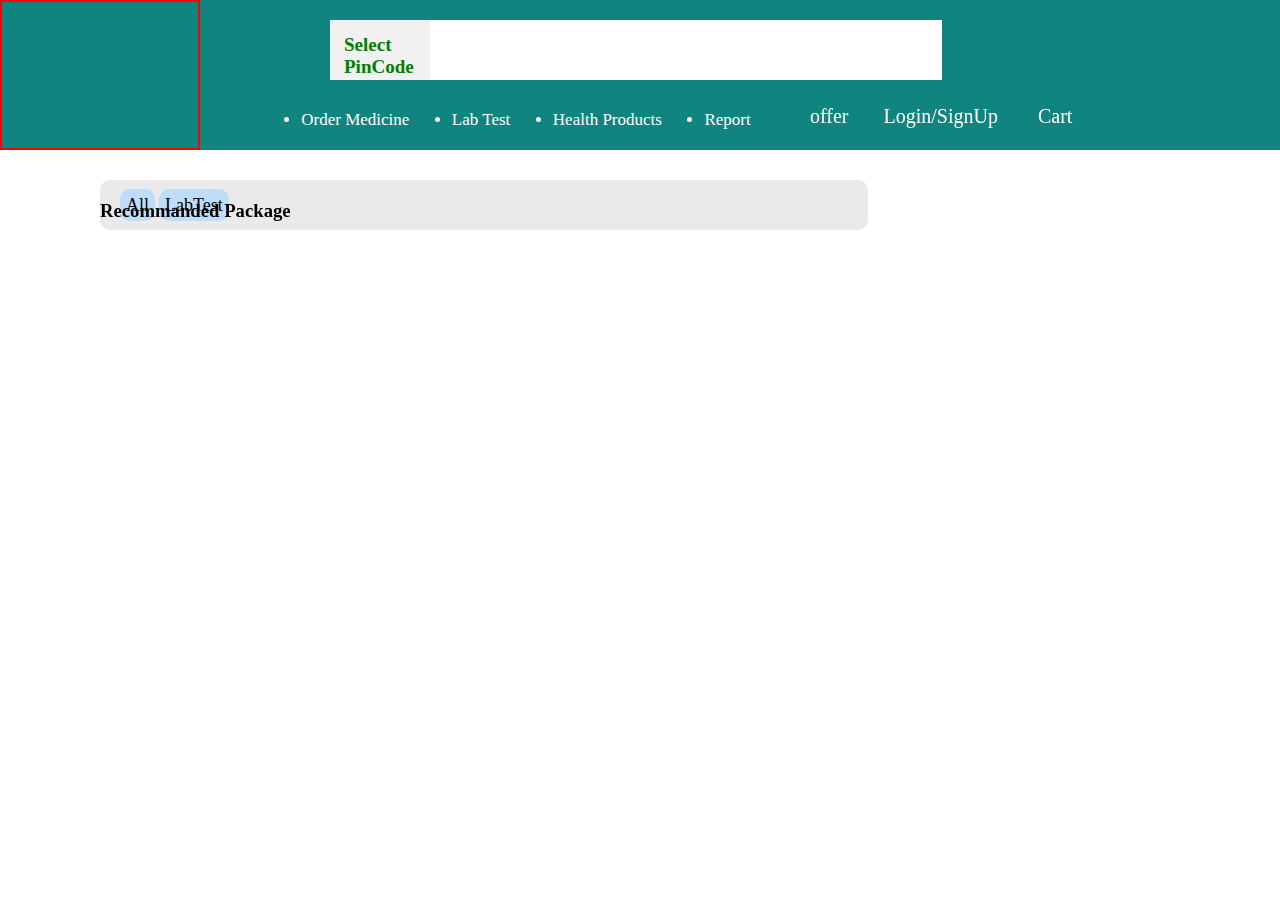
<file: DBMS Projects/hair.html>
<!DOCTYPE html>
<html lang="en">
<head>
    <meta charset="UTF-8">
    <meta name="viewport" content="width=device-width, initial-scale=1.0">
    <title>Hair checkup</title>
    <link rel="stylesheet" href="https://cdnjs.cloudflare.com/ajax/libs/font-awesome/6.6.0/css/all.min.css" integrity="sha512-Kc323vGBEqzTmouAECnVceyQqyqdsSiqLQISBL29aUW4U/M7pSPA/gEUZQqv1cwx4OnYxTxve5UMg5GT6L4JJg==" crossorigin="anonymous" referrerpolicy="no-referrer" />
    <style>
        *{
            padding: 0;
            margin: 0;
            box-sizing: border-box;
        }
        .container{
            width: 100%;
            height: 100%;
            position: relative;
        }
        .bar{
            height: 150px;
            width: 100%;
            background-color: #10847e;
            position: fixed;
            display: flex;

        }
        .logo{
            height: 150px;
            width: 200px;
            border: 2px solid red;
            position: relative;
        }
        input{
            height: 39.9%;
            width: 40%;
            position: relative;
            top: 20px;
            left: 130px;
            border: transparent;
        }
        .pin{
            position: relative;
            top: 20px;
            left: 130px;
            height: 60px;
            width: 100px;
            padding: 14px;
            /* border: 2px solid red; */
            background-color: rgb(241, 241, 241);
            font-size: 19px;
            font-weight: bolder;
            color: green;
        }
        .search{
            position: relative;
            top:40px ;
            left:95px;
            font-size: 20px;
            /* border: 2px solid red; */

        }
        navbar{
            height: 40px;
            width: 40%;
            padding: 10px;
            position: absolute;
            top: 100px;
            left: 270px;
            /* border: 2px solid red; */
            
        }
        navbar ul{
            display: flex;
            justify-content: space-around;
            text-decoration: none;
        }
        navbar ul li{
            font-size: 17px;
            text-decoration: none;
            color: white;
        }
        .percent{
            position: relative;
            top: 107px;
            left: -10px;
            font-size: 17px;
            color: white;
        }
        .offer{
            position: relative;
            top: 105px;
            left: -10px;
            font-size: 20px;
            color: white;
            margin-left: 8px;
        }
        .log{
            position: relative;
            top: 105px;
            left: -10px;
            font-size: 20px;
            color: white;
            margin-left: 35px;
            text-decoration: none;
        }
        .cart{
            position: relative;
            top: 105px;
            font-size: 20px;
            left: -10px;
            color: white;
            margin-left: 35px;
            text-decoration: none;
        }
        .shop{
            position: relative;
            top: 105px;
            left: -10px;
            font-size: 20px;
            color: white;
            margin-left: 5px;
            text-decoration: none;
        }
        .sec-bar{
            height: 50px;
            width: 60%;
            /* border: 2px solid red; */
            position: absolute;
            top: 180px;
            left: 100px;
            background-color: rgb(234, 234, 234);
            border-radius: 10px;
        }
        .all{
            position: relative;
            /* border: 2px solid red; */
            font-size: 18px;
            top: 15px;
            left: 20px;
            padding: 6px;
            border-radius: 10px;
            background-color: rgb(190, 221, 248);
        }
        .lab{
            position: relative;
            /* border: 2px solid red; */
            font-size: 18px;
            top: 15px;
            left: 20px;
            padding: 6px;
            border-radius: 10px;
            background-color: rgb(190, 221, 248);
        }
        h3{
            position: relative;
            top: 200px;
            left: 100px;

        }
          
    </style>
</head>
<body>
    <div class="container">
        <div class="bar">
            <div class="logo"></div>
            <span class="pin">Select PinCode</span>
            <input type="text">
            <i class="fa-solid fa-magnifying-glass search"></i>
            <navbar>
                <ul>
                    <li>Order Medicine</li>
                    <li>Lab Test</li>
                    <li>Health Products</li>
                    <li>Report</li>
                </ul>
            </navbar>
            <i class="fa-solid fa-percent percent"></i><span class="offer">offer</span>
            <a href="login.html" class="log"><span>Login/SignUp</span></a>
            <i class="fa-solid fa-cart-shopping cart" ></i><span class="shop">Cart</span>
        </div>
        <div class="sec-bar">
            <span class="all">All</span>
            <span class="lab">LabTest</span>
        </div>
        <h3>Recommanded Package</h3>
        <div class="container">
            
        </div>
    </div>
</body>
</html>
</file>
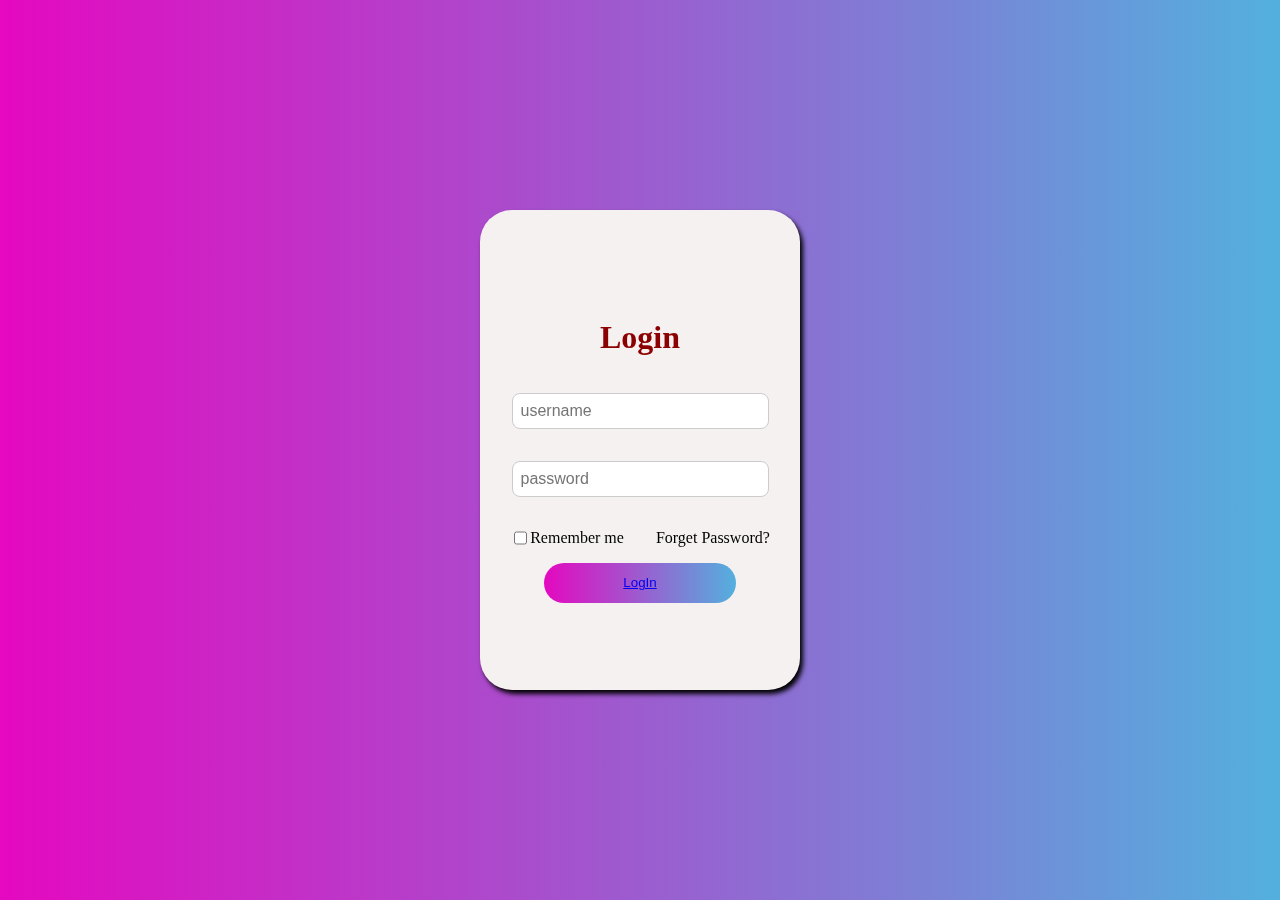
<file: DBMS Projects/login.html>
<!DOCTYPE html>
<html lang="en">
<head>
    <meta charset="UTF-8">
    <meta name="viewport" content="width=device-width, initial-scale=1.0">
    <title>Login</title>
    <link rel="stylesheet" href="https://cdnjs.cloudflare.com/ajax/libs/font-awesome/6.5.1/css/all.min.css" integrity="sha512-DTOQO9RWCH3ppGqcWaEA1BIZOC6xxalwEsw9c2QQeAIftl+Vegovlnee1c9QX4TctnWMn13TZye+giMm8e2LwA==" crossorigin="anonymous" referrerpolicy="no-referrer" />

    <style>
        body {
            margin: 0;
            height: 100vh;
            display: flex;
            justify-content: center;
            align-items: center;
            background: linear-gradient(to right, rgb(229, 8, 192), rgb(83, 176, 222));
        }

        .outer {
            display: flex;
            align-items: center;
            backdrop-filter: blur(30px);
           
        }

        .inner {
            height: 30rem;
            width: 20rem;
            background-color: rgb(246, 241, 241);
            border-radius: 2rem;
            box-shadow:3px 4px 5px black;
            display: flex;
            flex-direction: column; 
            align-items: center; 
            justify-content: center;
            
        }

        .inner h1 {
            text-align: center;
            color: darkred;
        }

        .user {
            margin-bottom: 1rem; 
            border-radius: 50%;
            display: flex;
            justify-content: center;
            align-items: center;
            font-size: 4rem;
            color:black;
        }
        .name:hover{
            transform: scale(1.1);

        }

        .name input {
            width: 100%;
            padding: 0.5rem;
            font-size: 1rem;
            border: 1px solid #ccc;
            border-radius: 0.5rem;
            box-sizing: border-box;
            align-items:center;
            margin-right: 2rem;
            cursor: pointer;
            transition: .5s all ease;
        }
        .pass{
            margin-top: 2rem;
            margin-bottom: 1rem;
        }
        .button1{
    padding: 10px;
    background: linear-gradient(to right, rgb(229, 8, 192), rgb(83, 176, 222));
    color: #fff;
    border: none;
    width: 5rem;
    height: 2.5rem;
    width: 60%;
    border-radius: 5px;
    cursor: pointer;
    border-radius: 2rem;
    transition: box-shadow 0.3s ease;   
}
   .button1:active {
    box-shadow: 0 3px 5px rgba(0, 0, 0, 0.3); 
    transform: translateY(3px); 
   }
   .remind{
    display:flex;
   }
   #me{
    margin-right: 2rem;
    cursor: pointer;
   }
   #for:hover{
    text-decoration: underline;
    cursor: pointer;
   }
   .back{
    transform: translate(-45rem) translateY(-13rem);
    border-radius: 50%;
    display: flex;
    justify-content: center;
    align-items: center;
    font-size: 3rem;
    color: #ed6868;
   }

    </style>
</head>
<body>
    <div class="outer">
        <div class="inner">
            <h1>Login</h1>
            <div class="user"><i class="fa-solid fa-user"></i></div>
            <div class="name" for="name"><input type="username" placeholder="username" class="name" required></div>
            <div class="name" for="name"><input type="password" placeholder="password" class="name pass" required></div>
            <div class="remind">
                <input type="checkbox" class="check"><p id="me">Remember me</p>
                    <p id="for">Forget Password?</p>
            </div>

            <button class="button1"><a href="index.html">LogIn</a></button>
        </div>
        <div class="back"><a href="competeition.html"></i></a></div>
    </div>
</body>
</html>
</file>
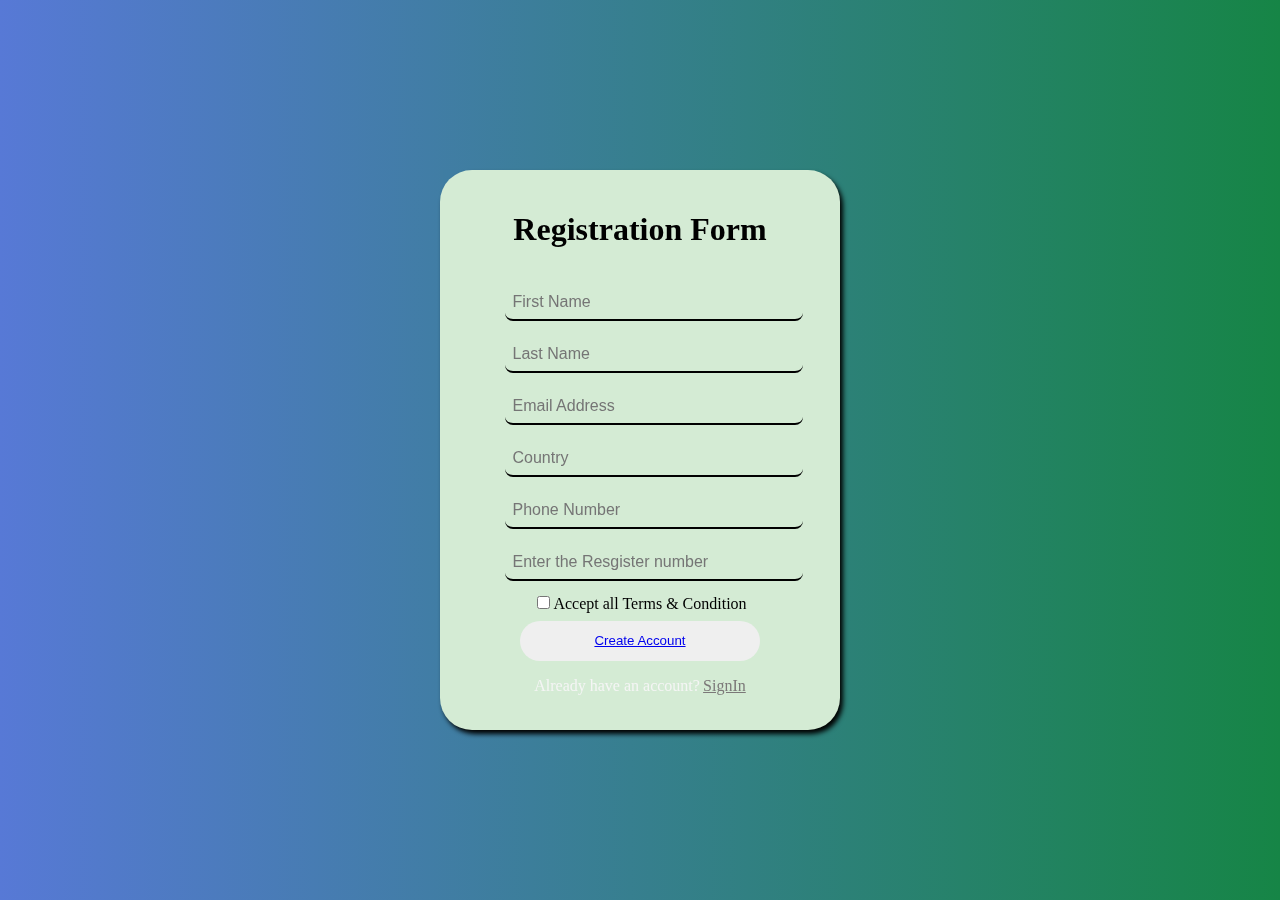
<file: DBMS Projects/registration.html>
<!DOCTYPE html>
<html lang="en">
<head>
    <meta charset="UTF-8">
    <meta name="viewport" content="width=device-width, initial-scale=1.0">
    <title>Document</title>
    <link rel="stylesheet" href="https://cdnjs.cloudflare.com/ajax/libs/font-awesome/6.5.1/css/all.min.css" integrity="sha512-DTOQO9RWCH3ppGqcWaEA1BIZOC6xxalwEsw9c2QQeAIftl+Vegovlnee1c9QX4TctnWMn13TZye+giMm8e2LwA==" crossorigin="anonymous" referrerpolicy="no-referrer" />

    <style>
         body {
            margin: 0;
            height: 100vh;
            display: flex;
            justify-content: center;
            align-items: center;
            background: linear-gradient(to right, #5779d6, #168546);
        }

        .outer {
            display: flex;
            align-items: center;
            backdrop-filter: blur(30px);
           
        }

        .inner {
            height: 35rem;
            width: 25rem;
            background:rgb(212, 235, 212);
            box-shadow:3px 4px 5px black;
            display: flex;
            flex-direction: column; 
            align-items: center; 
            justify-content: center; 
            border-radius: 2rem;   
        }
        .name input{
            width: 110%;
           color:whitesmoke;
            outline: none;
            padding: 0.5rem;
            font-size: 1rem;
            border: none;
            border-radius: 0.5rem;
            box-sizing: border-box;
            align-items:center;
            margin-right: 3rem;
            cursor: pointer;
            transition: .5s all ease;
            background: transparent;
            border-bottom:2px solid black;
            margin-top: 1rem;
        }
        .name:hover{
            transform: scale(1.1);
        }
        .name1{
            margin-top: .7rem;
        }
        .button1{
    padding: 10px;
    color: #fff;
    border: none;
    width: 5rem;
    height: 2.5rem;
    margin-top: .5rem;
    width: 60%;
    border-radius: 5px;
    cursor: pointer;
    border-radius: 2rem;
    transition: box-shadow 0.3s ease; 
    text-decoration: none;  
}
   .button1:active {
    box-shadow: 0 3px 5px rgba(0, 0, 0, 0.3); 
    transform: translateY(3px); 
   }
   .sign{
    display: flex;
    color: whitesmoke;
   }
   .link{
    margin-top: 1rem;
    margin-left: .2rem;
    color: rgb(123, 120, 120);
   }
   .back{
    transform: translate(-45rem) translateY(-13rem);
    border-radius: 50%;
    display: flex;
    justify-content: center;
    align-items: center;
    font-size: 3rem;
    color: #ed6868;
   }
    </style>
</head>
<body>
    <div class="outer">
        <div class="inner">
            <h1>Registration Form</h1>
            <div class="name"><input type="text" placeholder="First Name" required></div>
            <div class="name"><input type="text" placeholder="Last Name" required></div>
            <div class="name"><input type="email" placeholder="Email Address" required></div>
            <div class="name"><input type="text" placeholder="Country" required></div>
            <div class="name"><input type="phone" placeholder="Phone Number" required></div>
            <div class="name"><input type="password" placeholder="Enter the Resgister number" required></div>
            <div class="name1"><input type="checkbox" required>Accept all Terms & Condition</div>
            <button class="button1"><a href="competeition.html">Create Account</a></button>
            <div class="sign"><p>Already have an account? </p><a href="login.html" class="link">SignIn</a></div>
        </div>
        <div class="back"><a href="#"></i></a></i></div>
    </div>
</body>
</html>
</file>
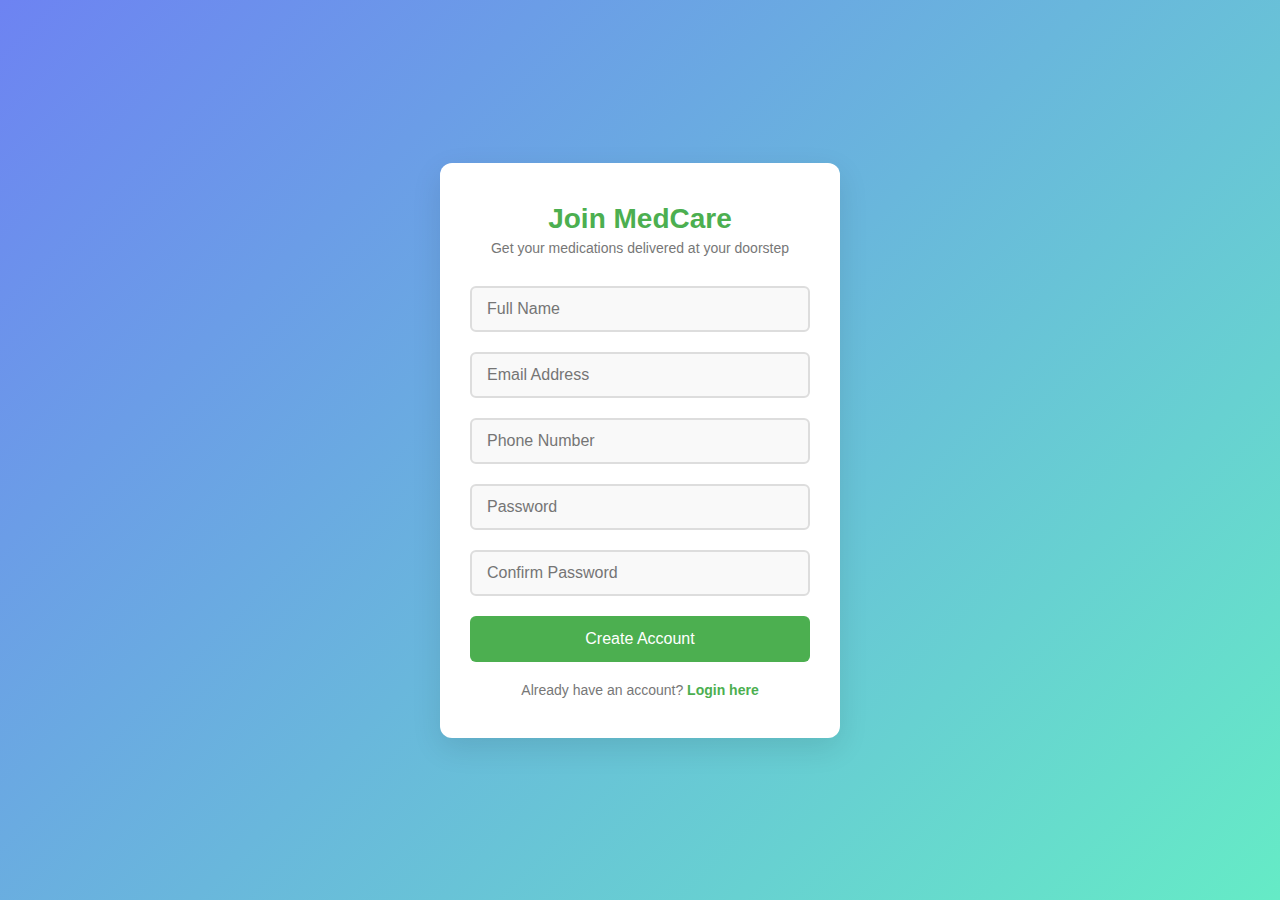
<file: DBMS Projects/Signup.html>
<!DOCTYPE html>
<html lang="en">
<head>
    <meta charset="UTF-8">
    <meta name="viewport" content="width=device-width, initial-scale=1.0">
    <title>Signup | MedCare</title>
    <style>
* {
    margin: 0;
    padding: 0;
    box-sizing: border-box;
    font-family: 'Poppins', sans-serif;
}

body {
    background: linear-gradient(135deg, #6D83F2, #65EBC6);
    display: flex;
    justify-content: center;
    align-items: center;
    height: 100vh;
    color: #333;
}


.signup-container {
    background-color: white;
    padding: 40px 30px;
    border-radius: 12px;
    box-shadow: 0 10px 30px rgba(0, 0, 0, 0.1);
    width: 100%;
    max-width: 400px;
    text-align: center;
    animation: fadeIn 1s ease;
}

.signup-container .header {
    margin-bottom: 30px;
}

.signup-container h1 {
    color: #4CAF50;
    font-size: 28px;
    margin-bottom: 5px;
}

.signup-container p {
    color: #777;
    font-size: 14px;
}


.signup-form .form-group {
    margin-bottom: 20px;
}

.signup-form .form-group input {
    width: 100%;
    padding: 12px 15px;
    border: 2px solid #ddd;
    border-radius: 6px;
    font-size: 16px;
    outline: none;
    transition: border-color 0.3s, box-shadow 0.3s;
    background-color: #f9f9f9;
}

.signup-form .form-group input:focus {
    border-color: #4CAF50;
    box-shadow: 0 0 8px rgba(76, 175, 80, 0.2);
}


.btn-submit {
    width: 100%;
    padding: 14px;
    background-color: #4CAF50;
    color: white;
    border: none;
    border-radius: 6px;
    font-size: 16px;
    cursor: pointer;
    transition: background-color 0.3s, transform 0.3s;
}

.btn-submit:hover {
    background-color: #45a049;
    transform: translateY(-2px);
}

.login-text {
    margin-top: 20px;
    font-size: 14px;
    color: #555;
}

.login-text a {
    color: #4CAF50;
    text-decoration: none;
    font-weight: bold;
}

.login-text a:hover {
    text-decoration: underline;
}

@keyframes fadeIn {
    from {
        opacity: 0;
        transform: translateY(20px);
    }
    to {
        opacity: 1;
        transform: translateY(0);
    }
}


@media (max-width: 480px) {
    .signup-container {
        padding: 30px 20px;
    }

    .signup-container h1 {
        font-size: 24px;
    }

    .signup-form .form-group input {
        font-size: 14px;
        padding: 10px;
    }

    .btn-submit {
        font-size: 14px;
        padding: 12px;
    }
}

    </style>
</head>
<body>

    <div class="signup-container">
        <div class="header">
            <h1>Join MedCare</h1>
            <p>Get your medications delivered at your doorstep</p>
        </div>

        <form action="#" method="POST" class="signup-form">
            <div class="form-group">
                <input type="text" id="fullname" name="fullname" placeholder="Full Name" required>
            </div>

            <div class="form-group">
                <input type="email" id="email" name="email" placeholder="Email Address" required>
            </div>

            <div class="form-group">
                <input type="tel" id="phone" name="phone" placeholder="Phone Number" required>
            </div>

            <div class="form-group">
                <input type="password" id="password" name="password" placeholder="Password" required>
            </div>

            <div class="form-group">
                <input type="password" id="confirm_password" name="confirm_password" placeholder="Confirm Password" required>
            </div>

            <button type="submit" class="btn-submit">Create Account</button>

            <p class="login-text">Already have an account? <a href="#">Login here</a></p>
        </form>
    </div>


    <script>
        function checkUserExists() {
            // Get the values of name and email
            let fullname = document.getElementById("fullname").value;
            let email = document.getElementById("email").value;

            // Prepare data to be sent via AJAX
            let formData = new FormData();
            formData.append('fullname', fullname);
            formData.append('email', email);

            // Make an AJAX request to the server-side script to check if user exists
            fetch('check_user.php', {
                method: 'POST',
                body: formData
            })
            .then(response => response.json())
            .then(data => {
                if (data.exists) {
                    alert('User with this name or email already exists!');
                } else {
                    // Submit the form if no user exists
                    document.querySelector(".signup-form").submit();
                }
            })
            .catch(error => {
                console.error('Error:', error);
            });

            // Prevent the form from submitting until the check is done
            return false;
        }
    </script>

</body>
</html>
</file>
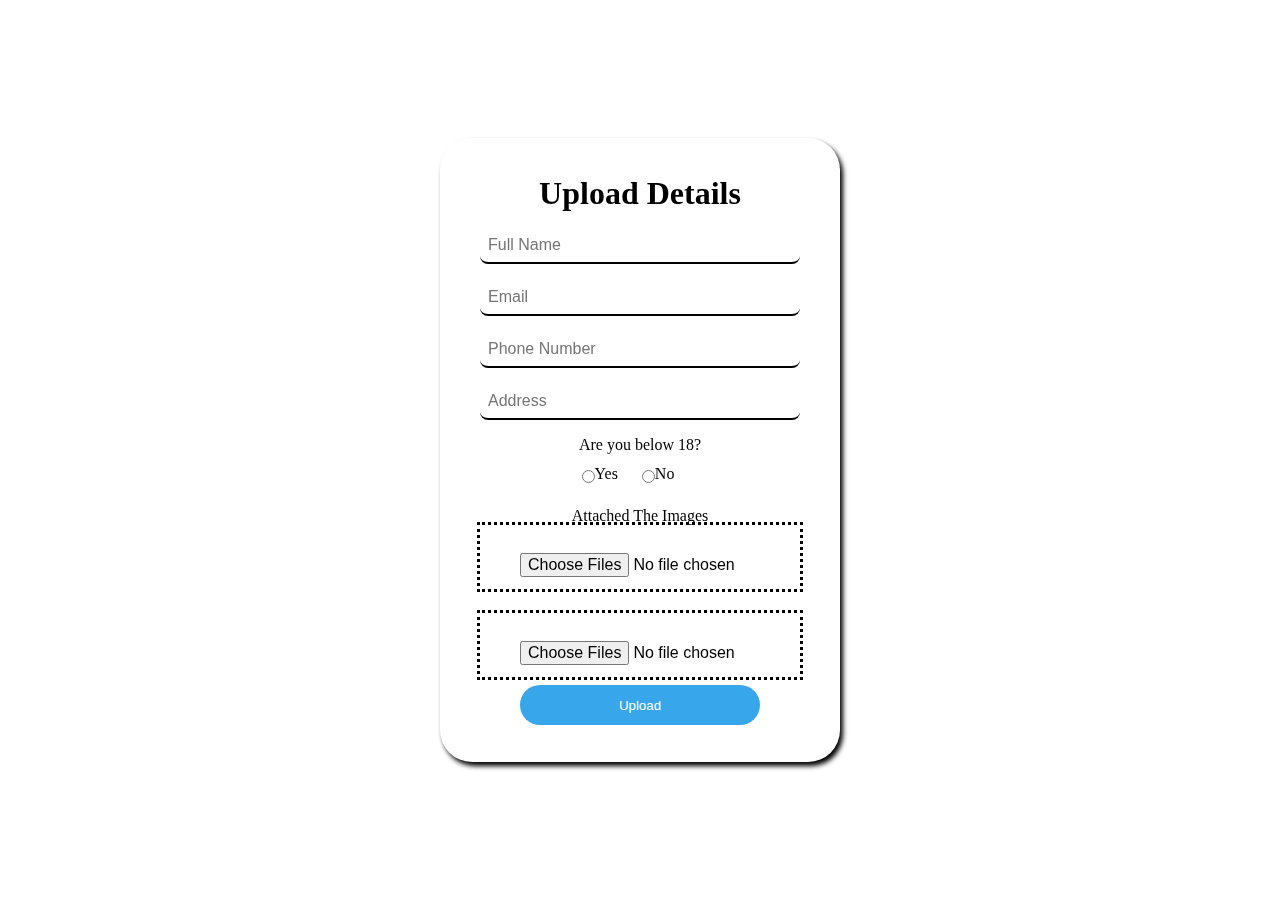
<file: DBMS Projects/UploadFind.html>
<!DOCTYPE html>
<html lang="en">
<head>
    <meta charset="UTF-8">
    <meta name="viewport" content="width=device-width, initial-scale=1.0">
    <title>Upload Details</title>
    <link rel="stylesheet" href="https://cdnjs.cloudflare.com/ajax/libs/font-awesome/6.5.1/css/all.min.css" integrity="sha512-DTOQO9RWCH3ppGqcWaEA1BIZOC6xxalwEsw9c2QQeAIftl+Vegovlnee1c9QX4TctnWMn13TZye+giMm8e2LwA==" crossorigin="anonymous" referrerpolicy="no-referrer" />
<style>
    *{
        padding: 0;
        margin: 0;
        box-sizing: border-box;
    }
    body {
            margin: 0;
            height: 100vh;
            display: flex;
            justify-content: center;
            align-items: center;
        }

        .outer {
            display: flex;
            align-items: center;
            backdrop-filter: blur(30px);   
        }
        .inner {
            height: 39rem;
            width: 25rem;
            background: none;
            box-shadow:3px 4px 5px black;
            display: flex;
            flex-direction: column; 
            align-items: center; 
            justify-content: center; 
            border-radius: 2rem;   
        }
        .radio{
            display:inline-flex;
        }
        #yes{
            margin-bottom: .5rem;
        }
        #no{
            margin-bottom: .5rem;
        }
        .yes{
            margin-top: .7rem;
            margin-right: 1.5rem;
            
        }
        .front{
            height: 4rem;
            width: 20rem;
            margin-bottom: 1.5rem;
            text-align: center;
            display: flex;
            justify-content: center;
            align-items: center;
            outline-style: dotted;
        }
        .back{
            height: 4rem;
            width: 20rem;
            outline-style: dotted;
            display: flex;
            justify-content: center;
            align-items: center;
        }
        input{
            width: 80%;
           color:black;
            outline: none;
            padding: 0.5rem;
            font-size: 1rem;
            border: none;
            border-radius: 0.5rem;
            box-sizing: border-box;
            align-items:center;
            cursor: pointer;
            transition: .5s all ease;
            background: transparent;
            border-bottom:2px solid black;
            margin-top: 1rem;
        }
        p{
            margin-top: 1rem;
        }
        .describe{
            height: 3rem;
            outline-style: dotted;

        }
        .button1{
    padding: 10px;
   background-color: #38a6eb;
    color: #fff;
    border: none;
    width: 5rem;
    height: 2.5rem;
    margin-top: .5rem;
    width: 60%;
    border-radius: 5px;
    cursor: pointer;
    border-radius: 2rem;
    transition: box-shadow 0.3s ease; 
    text-decoration: none;  
}
   .button1:active {
    box-shadow: 0 3px 5px rgba(0, 0, 0, 0.3); 
    transform: translateY(3px); 
   }
   .file-selector{
    border-bottom: none;
    border: none;
   }
</style>
</head>
<body>
    <div class="outer">
        <div class="inner">
            <h1>Upload Details</h1>
            <input type="text" placeholder="Full Name" required>
            <input type="email" placeholder="Email" required>
            <input type="phone" placeholder="Phone Number" required>
            <input type="address" placeholder="Address" required>
            <p>Are you below 18?</p>
            <div class="radio">
                <input type="radio" id="yes" name="fav" value="yes">
                <label for="#" class="yes">Yes</label><br>
                <input type="radio" id="no" name="fav" value="no">
                <label for="no" class="yes">No</label><br>
            </div>
            <p>Attached The Images</p>
            <div class="front">
                <input type="file" class="file-selector" multiple>
            </div>
            <div class="back"> <input type="file" class="file-selector" multiple></div>
            <button class="button1">Upload</button>




        </div>
    </div>
</body>
</html>
</file>
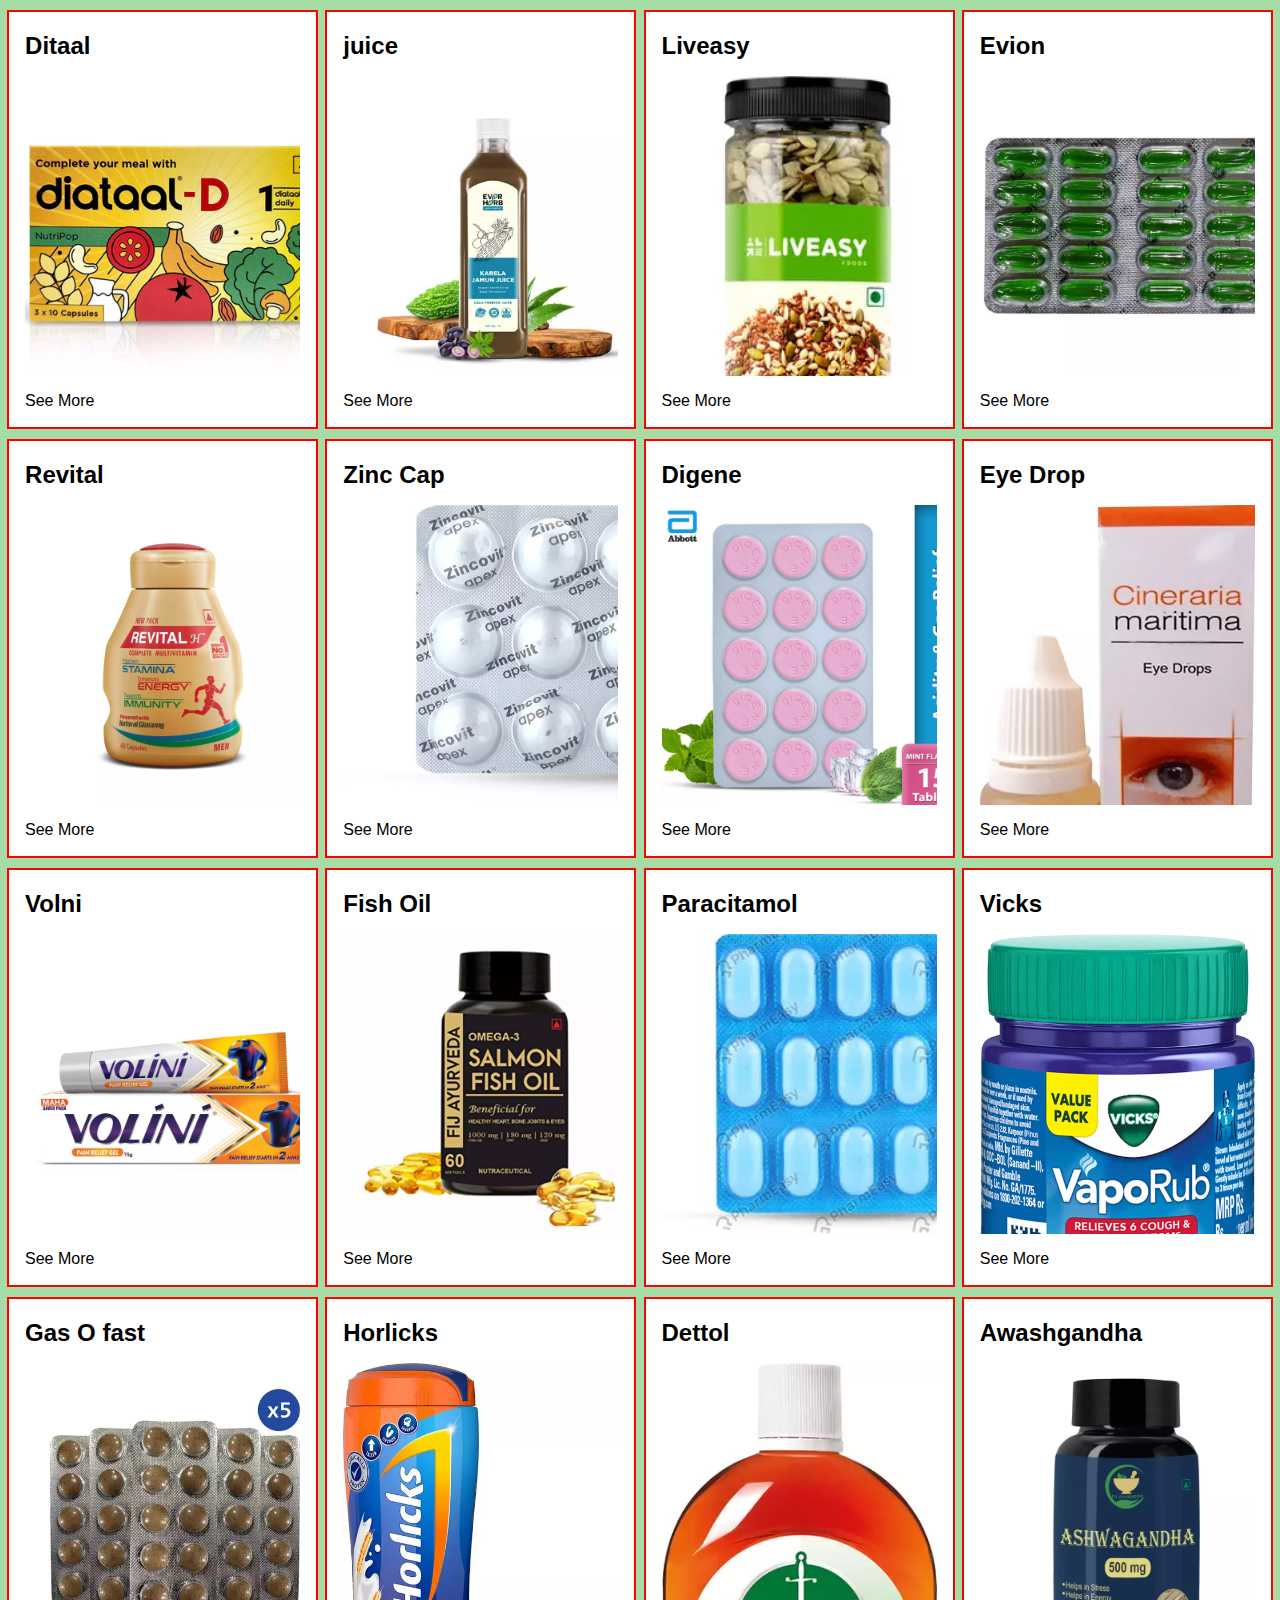
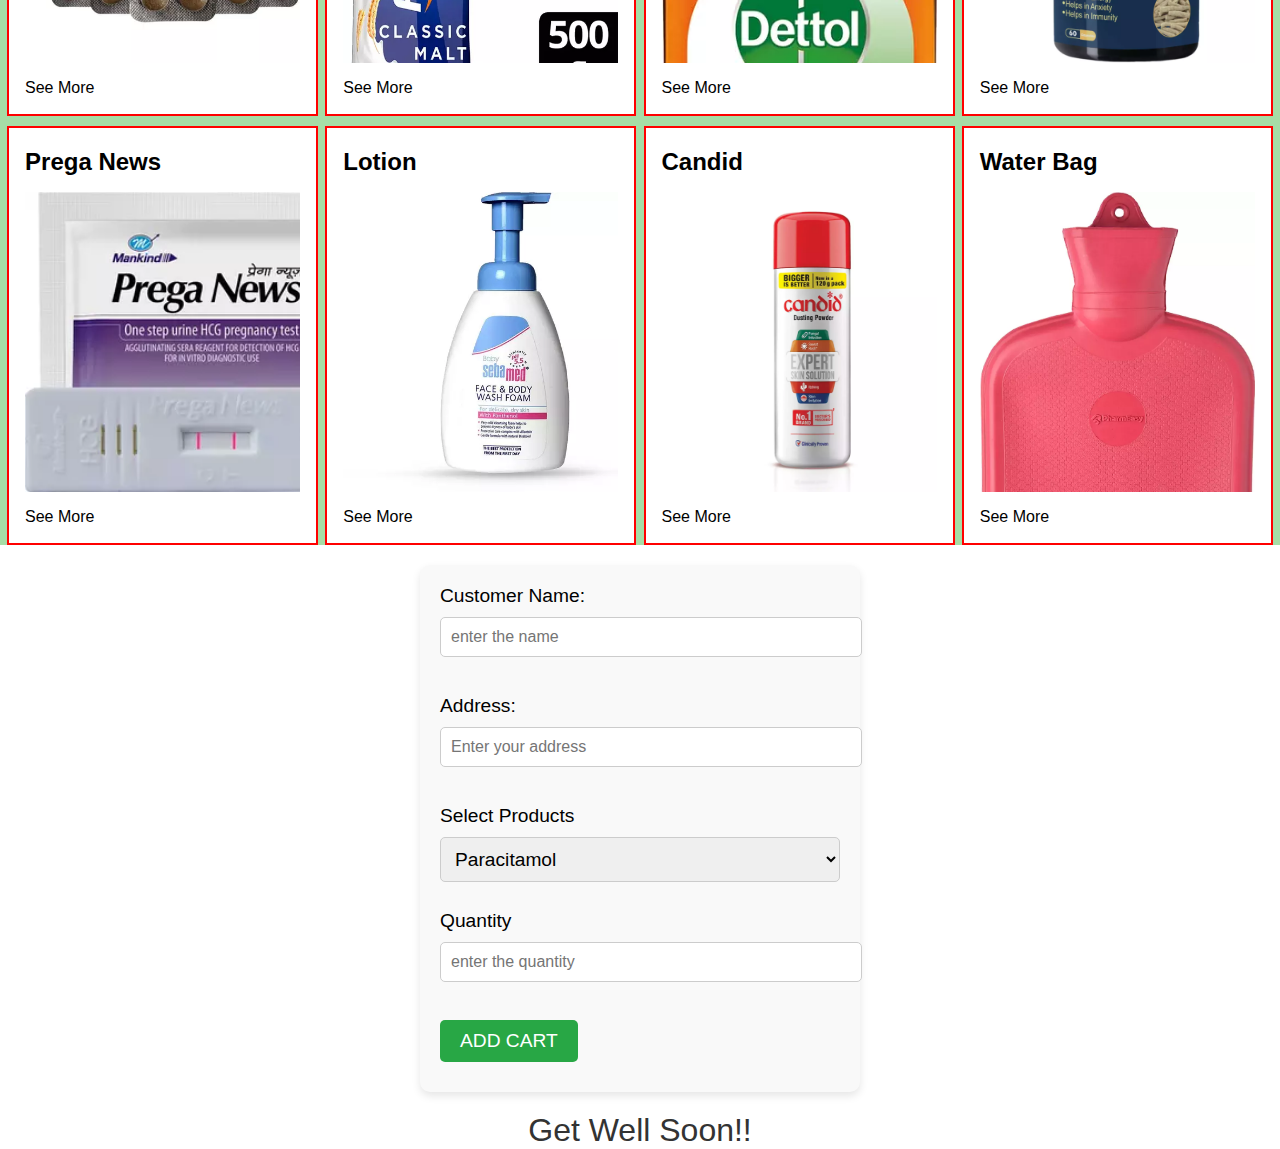
<file: DBMS Projects/medicine/shopping website.html>
<!DOCTYPE html>
<html lang="en">
<head>
    <meta charset="UTF-8">
    <meta name="viewport" content="width=device-width, initial-scale=1.0">
    <title>pradip.in</title>
    <link rel="stylesheet" href="project01.css">
    <link rel="stylesheet" href="https://cdnjs.cloudflare.com/ajax/libs/font-awesome/6.5.1/css/all.min.css" integrity="sha512-DTOQO9RWCH3ppGqcWaEA1BIZOC6xxalwEsw9c2QQeAIftl+Vegovlnee1c9QX4TctnWMn13TZye+giMm8e2LwA==" crossorigin="anonymous" referrerpolicy="no-referrer" />
</head>
<body>
    <!-- <header>
        <div class="navbar">
            <div class="logo border">Pradip.in</div>
            <div class="location border">
                <i class="fa-solid fa-location-dot"></i>
                <p class="box2">Location</p>
            </div>
            <div class="search-bar">
                <select class="All"><option>All</option></select>
                <input placeholder="Pradip.in Search" class="input">
                <div class="search-icon"><i class="fa-solid fa-magnifying-glass"></i></div>
            </div>
            
            <div class="box4 border">
                <p class="size"><span>sign-in</span></p>
                <p>Account</p>
            </div>
            <div class="border">
                <p><span>Returns&</span></p>
                <p>Orders</p>
            </div>
            <div class="cart border">
                <i class="fa-solid fa-cart-shopping"></i>
                <p class="size2">Cart</p>
            </div>
            <div class="border"><p class="help">Help!</p></div>
        </div>
        <div class="panel">
            <div class="panel-all border">
                <i class="fa-solid fa-bars"></i>

                All
            </div>
            <div class="panel-opt">
                <p class="offer border">Offers</p>
                <p class="service border">Customer Service</p>
                <p class="card border">Gift Card</p>
                <p class="sell border">Sell</p>
            </div>
            <div class="deals border">Shop deals in Electronics</div>
        </div>
    </header>
    <div class="welcome">
        <p>Pradip.In</p>
    </div>
    <div class="main">
        <div class="msg">
            <p>You are on pradip.com You can place your order.<a href="www.amazon.com">click here!</a></p>
        </div>
    </div> -->
    <div class="shop-sec">
        <div class="box01 box">
            <div class="box-con">
                <h2>Ditaal</h2>
                <div class="img01"></div>
                <p>See More</p>
            </div>
        </div>
        <div class="box02 box">
            <div class="box-con">
                <h2>juice</h2>
                <div class="img02"></div>
                <p>See More</p>
            </div>
            
        </div>
        <div class="box03 box">
            <div class="box-con">
                <h2>Liveasy</h2>
                <div class="img03"></div>
                <p>See More</p>
            </div>
        </div>
        <div class="box04 box">
            <div class="box-con">
                <h2>Evion</h2>
                <div class="img04"></div>
                <p>See More</p>
            </div>
        </div>
        <div class="box01 box">
            <div class="box-con">
                <h2>Revital</h2>
                <div class="img05"></div>
                <p>See More</p>
            </div>
        </div>
        <div class="box02 box">
            <div class="box-con">
                <h2>Zinc Cap</h2>
                <div class="img06"></div>
                <p>See More</p>
            </div>
            
        </div>
        <div class="box03 box">
            <div class="box-con">
                <h2>Digene</h2>
                <div class="img07"></div>
                <p>See More</p>
            </div>
        </div>
        <div class="box04 box">
            <div class="box-con">
                <h2>Eye Drop</h2>
                <div class="img08"></div>
                <p>See More</p>
            </div>
        </div>
        <div class="box04 box">
            <div class="box-con">
                <h2>Volni</h2>
                <div class="img09"></div>
                <p>See More</p>
            </div>
        </div>
        <div class="box04 box">
            <div class="box-con">
                <h2>Fish Oil</h2>
                <div class="img10"></div>
                <p>See More</p>
            </div>
        </div>
        <div class="box04 box">
            <div class="box-con">
                <h2>Paracitamol</h2>
                <div class="img11"></div>
                <p>See More</p>
            </div>
        </div>
        <div class="box04 box">
            <div class="box-con">
                <h2>Vicks</h2>
                <div class="img12"></div>
                <p>See More</p>
            </div>
        </div>
        <div class="box04 box">
            <div class="box-con">
                <h2>Gas O fast</h2>
                <div class="img13"></div>
                <p>See More</p>
            </div>
        </div>
        <div class="box04 box">
            <div class="box-con">
                <h2>Horlicks</h2>
                <div class="img14"></div>
                <p>See More</p>
            </div>
        </div>
        <div class="box04 box">
            <div class="box-con">
                <h2>Dettol</h2>
                <div class="img15"></div>
                <p>See More</p>
            </div>
        </div>
        <div class="box04 box">
            <div class="box-con">
                <h2>Awashgandha</h2>
                <div class="img16"></div>
                <p>See More</p>
            </div>
        </div>
        <div class="box04 box">
            <div class="box-con">
                <h2>Prega News</h2>
                <div class="img17"></div>
                <p>See More</p>
            </div>
        </div>
        <div class="box04 box">
            <div class="box-con">
                <h2>Lotion</h2>
                <div class="img18"></div>
                <p>See More</p>
            </div>
        </div>
        <div class="box04 box">
            <div class="box-con">
                <h2>Candid</h2>
                <div class="img19"></div>
                <p>See More</p>
            </div>
        </div>
        <div class="box04 box">
            <div class="box-con">
                <h2>Water Bag</h2>
                <div class="img20"></div>
                <p>See More</p>
            </div>
        </div>
    </div>
    <form>
        <label class="form"> Customer Name:</label>
        <input type="text" name="name" required placeholder="enter the name" class="form"><br>
        <label class="form">Address:</label>
        <input type="text" name="address" required placeholder="Enter your address" class="form"><br>
        <label class="form">Select Products</label>
        <select class="form">
            <option>Paracitamol</option>
            <option>Asprin</option>
            <option>Dettol lotion</option>
            <option>Moisture</option>
            <option>Evion</option>
            <option>Gas o Fast</option>
            <option>Hot Water Bag</option>
            <option>Digine</option>
            <option>Ashwaghandha</option>
            <option>fish Oil</option>
            <option>Vicks</option>
            <option>Onion Oil</option>
            <option>Pantop 50mg</option>
            <option>Prega News</option>
            <option>Paracitamol</option>
            <option>Asprin</option>
            <option>Dettol lotion</option>
            <option>Moisture</option>
            <option>Evion</option>
            <option>Gas o Fast</option>
            <option>Hot Water Bag</option>
            <option>Digine</option>
            <option>Ashwaghandha</option>
            <option>fish Oil</option>
            <option>Vicks</option>
            <option>Onion Oil</option>
            <option>Pantop 50mg</option>
            <option>Prega News</option>
        </select>
        <br>
        <label class="form">Quantity</label>
        <input type="number" type="name" required placeholder="enter the quantity" class="form"><br>
        <button class="form">ADD CART</button>
        
    </form>

    <p class="get">Get Well Soon!!</p>
    
</body>
</html>
</file>
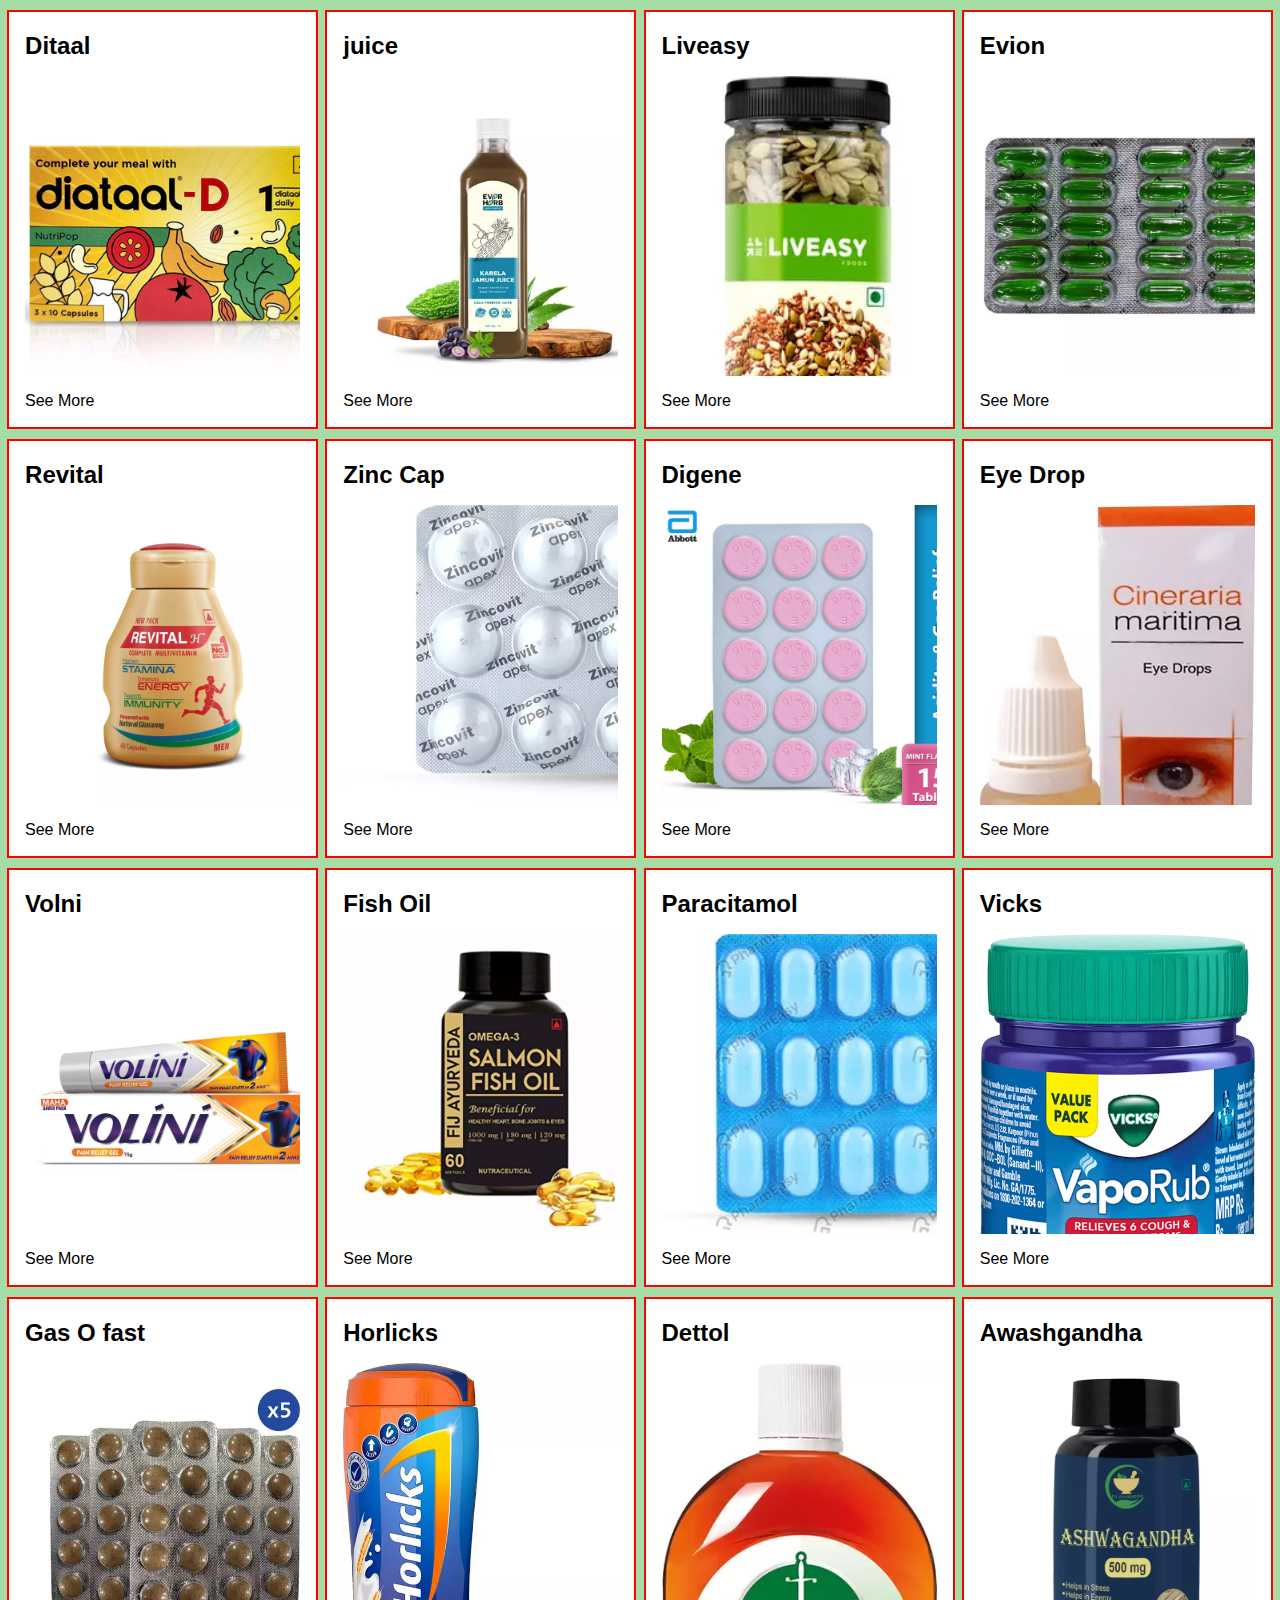
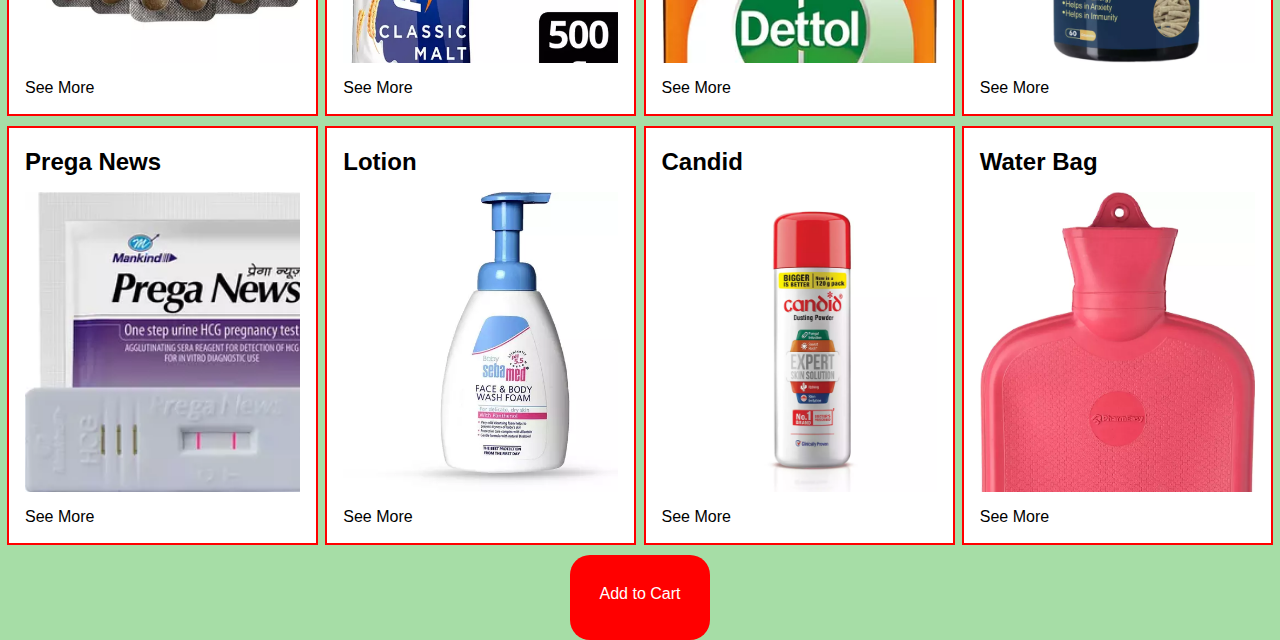
<file: DBMS Projects/medicine/medicine/shopping website.html>
<!DOCTYPE html>
<html lang="en">
<head>
    <meta charset="UTF-8">
    <meta name="viewport" content="width=device-width, initial-scale=1.0">
    <title>pradip.in</title>
    <link rel="stylesheet" href="project01.css">
    <link rel="stylesheet" href="https://cdnjs.cloudflare.com/ajax/libs/font-awesome/6.5.1/css/all.min.css" integrity="sha512-DTOQO9RWCH3ppGqcWaEA1BIZOC6xxalwEsw9c2QQeAIftl+Vegovlnee1c9QX4TctnWMn13TZye+giMm8e2LwA==" crossorigin="anonymous" referrerpolicy="no-referrer" />
</head>
<body>
    <!-- <header>
        <div class="navbar">
            <div class="logo border">Pradip.in</div>
            <div class="location border">
                <i class="fa-solid fa-location-dot"></i>
                <p class="box2">Location</p>
            </div>
            <div class="search-bar">
                <select class="All"><option>All</option></select>
                <input placeholder="Pradip.in Search" class="input">
                <div class="search-icon"><i class="fa-solid fa-magnifying-glass"></i></div>
            </div>
            
            <div class="box4 border">
                <p class="size"><span>sign-in</span></p>
                <p>Account</p>
            </div>
            <div class="border">
                <p><span>Returns&</span></p>
                <p>Orders</p>
            </div>
            <div class="cart border">
                <i class="fa-solid fa-cart-shopping"></i>
                <p class="size2">Cart</p>
            </div>
            <div class="border"><p class="help">Help!</p></div>
        </div>
        <div class="panel">
            <div class="panel-all border">
                <i class="fa-solid fa-bars"></i>

                All
            </div>
            <div class="panel-opt">
                <p class="offer border">Offers</p>
                <p class="service border">Customer Service</p>
                <p class="card border">Gift Card</p>
                <p class="sell border">Sell</p>
            </div>
            <div class="deals border">Shop deals in Electronics</div>
        </div>
    </header>
    <div class="welcome">
        <p>Pradip.In</p>
    </div>
    <div class="main">
        <div class="msg">
            <p>You are on pradip.com You can place your order.<a href="www.amazon.com">click here!</a></p>
        </div>
    </div> -->
    <div class="shop-sec">
        <div class="box01 box">
            <div class="box-con">
                <h2>Ditaal</h2>
                <div class="img01"></div>
                <p>See More</p>
            </div>
        </div>
        <div class="box02 box">
            <div class="box-con">
                <h2>juice</h2>
                <div class="img02"></div>
                <p>See More</p>
            </div>
            
        </div>
        <div class="box03 box">
            <div class="box-con">
                <h2>Liveasy</h2>
                <div class="img03"></div>
                <p>See More</p>
            </div>
        </div>
        <div class="box04 box">
            <div class="box-con">
                <h2>Evion</h2>
                <div class="img04"></div>
                <p>See More</p>
            </div>
        </div>
        <div class="box01 box">
            <div class="box-con">
                <h2>Revital</h2>
                <div class="img05"></div>
                <p>See More</p>
            </div>
        </div>
        <div class="box02 box">
            <div class="box-con">
                <h2>Zinc Cap</h2>
                <div class="img06"></div>
                <p>See More</p>
            </div>
            
        </div>
        <div class="box03 box">
            <div class="box-con">
                <h2>Digene</h2>
                <div class="img07"></div>
                <p>See More</p>
            </div>
        </div>
        <div class="box04 box">
            <div class="box-con">
                <h2>Eye Drop</h2>
                <div class="img08"></div>
                <p>See More</p>
            </div>
        </div>
        <div class="box04 box">
            <div class="box-con">
                <h2>Volni</h2>
                <div class="img09"></div>
                <p>See More</p>
            </div>
        </div>
        <div class="box04 box">
            <div class="box-con">
                <h2>Fish Oil</h2>
                <div class="img10"></div>
                <p>See More</p>
            </div>
        </div>
        <div class="box04 box">
            <div class="box-con">
                <h2>Paracitamol</h2>
                <div class="img11"></div>
                <p>See More</p>
            </div>
        </div>
        <div class="box04 box">
            <div class="box-con">
                <h2>Vicks</h2>
                <div class="img12"></div>
                <p>See More</p>
            </div>
        </div>
        <div class="box04 box">
            <div class="box-con">
                <h2>Gas O fast</h2>
                <div class="img13"></div>
                <p>See More</p>
            </div>
        </div>
        <div class="box04 box">
            <div class="box-con">
                <h2>Horlicks</h2>
                <div class="img14"></div>
                <p>See More</p>
            </div>
        </div>
        <div class="box04 box">
            <div class="box-con">
                <h2>Dettol</h2>
                <div class="img15"></div>
                <p>See More</p>
            </div>
        </div>
        <div class="box04 box">
            <div class="box-con">
                <h2>Awashgandha</h2>
                <div class="img16"></div>
                <p>See More</p>
            </div>
        </div>
        <div class="box04 box">
            <div class="box-con">
                <h2>Prega News</h2>
                <div class="img17"></div>
                <p>See More</p>
            </div>
        </div>
        <div class="box04 box">
            <div class="box-con">
                <h2>Lotion</h2>
                <div class="img18"></div>
                <p>See More</p>
            </div>
        </div>
        <div class="box04 box">
            <div class="box-con">
                <h2>Candid</h2>
                <div class="img19"></div>
                <p>See More</p>
            </div>
        </div>
        <div class="box04 box">
            <div class="box-con">
                <h2>Water Bag</h2>
                <div class="img20"></div>
                <p>See More</p>
            </div>
        </div>
        <div class="button">Add to Cart</div>
    </div>
</body>
</html>
</file>
<file: DBMS Projects/medicine/project01.css>
*{
    margin: 0px;
    font-family: Arial, Helvetica, sans-serif;
    border: border-box;
    cursor: pointer;
}
.navbar{
    height: 60px;
    background: #000;
    color: aliceblue;
    display: flex;
    justify-content: space-evenly;
    align-items: center;
}
.logo{
    height: 30px;
    width: 100px;
    color: goldenrod;
    font-size: 25px;
}
.border{
    border: 2px solid transparent;

}
.border:hover{
    border: 2px solid white;
}
.location{
    display: flex;
}
.box2{
    margin-left: 5px;
}
.search-bar{
    display: flex;
    height: 30px;
    width: 400px;
    background-color: chocolate;
}
.All{
    width: 50px;
    color: brown;
    text-align: center;
    background-color: gray;
}
.input{
    width: 350px;
    border: none;
    background-color: aliceblue;
}
.search-icon{
    width: 30px;
    display: flex;
    align-items: center;
    margin-left: 5px;
    font-size: 1.3rem;
}
.search-bar:hover{
    border: 2px solid greenyellow;
}
.size{
    font-size: 13px;
    color:skyblue;
}
.box4{
    font-weight: bolder;
}
.cart {
    display: flex;   
}
.cart i{
    font-size: 30px;
}
.size2{
    font-size: 15px;
}
.help{
    margin-left: 0px;
    text-decoration: underline;
}
.panel{
    background-color: rgba(0, 0, 0, 0.723);
    display: flex;
    height: 30px;
    justify-content: space-evenly;
    text-align: center;
    color: wheat;
}
.panel-opt{
    display: flex;
    margin-left: 20px;
    width: 1000px;
}
.offer{
    margin-left: 20px;

}
.service{
    margin-left: 20px;

}
.card{
    margin-left: 20px;

}
.sell{
    margin-left: 20px;

}
.deals{
    text-align: left;
}

.main{
    background-image:url(bg02.jpg);
    height:150px;
    background-size: cover;
    display: flex;
    justify-content: center;
    align-items: flex-end;
   
}
.msg{
    background-color: burlywood;
    height: 20px;
    display: flex;
    text-align: center;
    justify-content: center;
    font-size: 15px;
    width: 80%;
    margin-bottom: 25px;
    bottom: 25px;
}
.shop-sec{
    display: flex;
    flex-wrap: wrap;
    justify-content: space-evenly;
    background-color: #a6dda6;
}
.box{
    height: 380px;
    border: 2px solid red;
    width: 24%;
    background-color: white;
    padding: 20px 0px 15px;
    margin-top: 10px;
}
.img01{
    height: 300px;
    background-image:url(med/med1.webp);
    background-size: cover;
    margin-top: 1rem;
    margin-bottom: 1rem;
}
.box-con{
    margin-left:1rem;
    margin-right: 1rem;
}
.img02{
    height: 300px;
    background-image:url(med/med2.webp);
    background-size: cover;
    margin-top: 1rem;
    margin-bottom: 1rem;
}
.img03{
    height: 300px;
    background-image:url(med/med3.webp);
    background-size: cover;
    margin-top: 1rem;
    margin-bottom: 1rem;
}
.img04{
    height: 300px;
    background-image:url(med/med4.webp);
    background-size: cover;
    margin-top: 1rem;
    margin-bottom: 1rem;
}
.img05{
    height: 300px;
    background-image:url(med/med5.webp);
    background-size: cover;
    margin-top: 1rem;
    margin-bottom: 1rem;
}
.img06{
    height: 300px;
    background-image:url(med/med6.webp);
    background-size: cover;
    margin-top: 1rem;
    margin-bottom: 1rem;
}
.img07{
    height: 300px;
    background-image:url(med/med7.webp);
    background-size: cover;
    margin-top: 1rem;
    margin-bottom: 1rem;
}
.img08{
    height: 300px;
    background-image:url(med/med8.webp);
    background-size: cover;
    margin-top: 1rem;
    margin-bottom: 1rem;
}

.img09{
    height: 300px;
    background-image:url(med/med9.webp);
    background-size: cover;
    margin-top: 1rem;
    margin-bottom: 1rem;
}
.img10{
    height: 300px;
    background-image:url(med/med10.webp);
    background-size: cover;
    margin-top: 1rem;
    margin-bottom: 1rem;
}
.img11{
    height: 300px;
    background-size: cover;
    margin-bottom: 1rem;
    background-image:url(med/med11.webp);
    margin-top: 1rem;
}

.img12{
    height: 300px;
    background-size: cover;
    margin-top: 1rem;
    background-image:url(med/med12.webp);
    margin-bottom: 1rem;
}
.img13{
    height: 300px;
    background-size: cover;
    margin-top: 1rem;
    background-image:url(med/med13.webp);
    margin-bottom: 1rem;
}
.img14{
    height: 300px;
    background-size: cover;
    margin-top: 1rem;
    background-image:url(med/med14.webp);
    margin-bottom: 1rem;
}
.img15{
    height: 300px;
    background-size: cover;
    background-image:url(med/med15.webp);
    margin-top: 1rem;
    margin-bottom: 1rem;
}
.img16{
    height: 300px;
    background-size: cover;
    background-image:url(med/med16.webp);
    margin-top: 1rem;
    margin-bottom: 1rem;
}
.img17{
    height: 300px;
    background-size: cover;
    background-image:url(med/med17.webp);
    margin-top: 1rem;
    margin-bottom: 1rem;
}

.img18{
    height: 300px;
    background-image:url(med/med18.webp);
    background-size: cover;
    margin-top: 1rem;
    margin-bottom: 1rem;
}

.img19{
    height: 300px;
    background-image:url(med/med19.webp);
    background-size: cover;
    margin-top: 1rem;
    margin-bottom: 1rem;
}

.img20{
    height: 300px;
    background-image:url(med/med20.webp);
    background-size: cover;
    margin-top: 1rem;
    margin-bottom: 1rem;
}Add this to your project01.css file

.welcome {
    position: absolute;
    top: 15%;
    left: 40%;
    transform: translate(0%, 0%);
    text-align: center;
    color:rgb(220, 174, 174);
    font-size: 80px;
    display: flex;
    justify-content: center;
    margin-right: 10%;

}
form {
    background-color: #f9f9f9;
    border-radius: 10px;
    padding: 20px;
    box-shadow: 0 4px 8px rgba(0, 0, 0, 0.1);
    max-width: 400px;
    margin: 20px auto;
}

.form {
    font-size: 1.2em;
    margin-bottom: 10px;
    display: block;
}

input[type="text"],
input[type="number"],
select {
    width: 100%;
    padding: 10px;
    margin-top: 5px;
    margin-bottom: 20px;
    border: 1px solid #ccc;
    border-radius: 5px;
    font-size: 1em;
}

button {
    background-color: #28a745;
    color: white;
    padding: 10px 20px;
    border: none;
    border-radius: 5px;
    font-size: 1.2em;
    cursor: pointer;
}

button:hover {
    background-color: #218838;
}

.get{
    text-align: center;
    font-size: 2em;
    color: #333;
    margin-top: 20px;
}
</file>
<file: DBMS Projects/medicine/medicine/project01.css>
*{
    margin: 0px;
    font-family: Arial, Helvetica, sans-serif;
    border: border-box;
    cursor: pointer;
}
.navbar{
    height: 60px;
    background: #000;
    color: aliceblue;
    display: flex;
    justify-content: space-evenly;
    align-items: center;
}
.logo{
    height: 30px;
    width: 100px;
    color: goldenrod;
    font-size: 25px;
}
.border{
    border: 2px solid transparent;

}
.border:hover{
    border: 2px solid white;
}
.location{
    display: flex;
}
.box2{
    margin-left: 5px;
}
.search-bar{
    display: flex;
    height: 30px;
    width: 400px;
    background-color: chocolate;
}
.All{
    width: 50px;
    color: brown;
    text-align: center;
    background-color: gray;
}
.input{
    width: 350px;
    border: none;
    background-color: aliceblue;
}
.search-icon{
    width: 30px;
    display: flex;
    align-items: center;
    margin-left: 5px;
    font-size: 1.3rem;
}
.search-bar:hover{
    border: 2px solid greenyellow;
}
.size{
    font-size: 13px;
    color:skyblue;
}
.box4{
    font-weight: bolder;
}
.cart {
    display: flex;   
}
.cart i{
    font-size: 30px;
}
.size2{
    font-size: 15px;
}
.help{
    margin-left: 0px;
    text-decoration: underline;
}
.panel{
    background-color: rgba(0, 0, 0, 0.723);
    display: flex;
    height: 30px;
    justify-content: space-evenly;
    text-align: center;
    color: wheat;
}
.panel-opt{
    display: flex;
    margin-left: 20px;
    width: 1000px;
}
.offer{
    margin-left: 20px;

}
.service{
    margin-left: 20px;

}
.card{
    margin-left: 20px;

}
.sell{
    margin-left: 20px;

}
.deals{
    text-align: left;
}

.main{
    background-image:url(bg02.jpg);
    height:150px;
    background-size: cover;
    display: flex;
    justify-content: center;
    align-items: flex-end;
   
}
.msg{
    background-color: burlywood;
    height: 20px;
    display: flex;
    text-align: center;
    justify-content: center;
    font-size: 15px;
    width: 80%;
    margin-bottom: 25px;
    bottom: 25px;
}
.shop-sec{
    display: flex;
    flex-wrap: wrap;
    justify-content: space-evenly;
    background-color: #a6dda6;
}
.box{
    height: 380px;
    border: 2px solid red;
    width: 24%;
    background-color: white;
    padding: 20px 0px 15px;
    margin-top: 10px;
}
.img01{
    height: 300px;
    background-image:url(med/med1.webp);
    background-size: cover;
    margin-top: 1rem;
    margin-bottom: 1rem;
}
.box-con{
    margin-left:1rem;
    margin-right: 1rem;
}
.img02{
    height: 300px;
    background-image:url(med/med2.webp);
    background-size: cover;
    margin-top: 1rem;
    margin-bottom: 1rem;
}
.img03{
    height: 300px;
    background-image:url(med/med3.webp);
    background-size: cover;
    margin-top: 1rem;
    margin-bottom: 1rem;
}
.img04{
    height: 300px;
    background-image:url(med/med4.webp);
    background-size: cover;
    margin-top: 1rem;
    margin-bottom: 1rem;
}
.img05{
    height: 300px;
    background-image:url(med/med5.webp);
    background-size: cover;
    margin-top: 1rem;
    margin-bottom: 1rem;
}
.img06{
    height: 300px;
    background-image:url(med/med6.webp);
    background-size: cover;
    margin-top: 1rem;
    margin-bottom: 1rem;
}
.img07{
    height: 300px;
    background-image:url(med/med7.webp);
    background-size: cover;
    margin-top: 1rem;
    margin-bottom: 1rem;
}
.img08{
    height: 300px;
    background-image:url(med/med8.webp);
    background-size: cover;
    margin-top: 1rem;
    margin-bottom: 1rem;
}

.img09{
    height: 300px;
    background-image:url(med/med9.webp);
    background-size: cover;
    margin-top: 1rem;
    margin-bottom: 1rem;
}
.img10{
    height: 300px;
    background-image:url(med/med10.webp);
    background-size: cover;
    margin-top: 1rem;
    margin-bottom: 1rem;
}
.img11{
    height: 300px;
    background-size: cover;
    margin-bottom: 1rem;
    background-image:url(med/med11.webp);
    margin-top: 1rem;
}

.img12{
    height: 300px;
    background-size: cover;
    margin-top: 1rem;
    background-image:url(med/med12.webp);
    margin-bottom: 1rem;
}
.img13{
    height: 300px;
    background-size: cover;
    margin-top: 1rem;
    background-image:url(med/med13.webp);
    margin-bottom: 1rem;
}
.img14{
    height: 300px;
    background-size: cover;
    margin-top: 1rem;
    background-image:url(med/med14.webp);
    margin-bottom: 1rem;
}
.img15{
    height: 300px;
    background-size: cover;
    background-image:url(med/med15.webp);
    margin-top: 1rem;
    margin-bottom: 1rem;
}
.img16{
    height: 300px;
    background-size: cover;
    background-image:url(med/med16.webp);
    margin-top: 1rem;
    margin-bottom: 1rem;
}
.img17{
    height: 300px;
    background-size: cover;
    background-image:url(med/med17.webp);
    margin-top: 1rem;
    margin-bottom: 1rem;
}

.img18{
    height: 300px;
    background-image:url(med/med18.webp);
    background-size: cover;
    margin-top: 1rem;
    margin-bottom: 1rem;
}

.img19{
    height: 300px;
    background-image:url(med/med19.webp);
    background-size: cover;
    margin-top: 1rem;
    margin-bottom: 1rem;
}

.img20{
    height: 300px;
    background-image:url(med/med20.webp);
    background-size: cover;
    margin-top: 1rem;
    margin-bottom: 1rem;
}Add this to your project01.css file

.welcome {
    position: absolute;
    top: 15%;
    left: 40%;
    transform: translate(0%, 0%);
    text-align: center;
    color:rgb(220, 174, 174);
    font-size: 80px;
    display: flex;
    justify-content: center;
    margin-right: 10%;

}
.button{
    height: 25px;
    margin-top: 10px;
    /* border: 2px solid red; */
    padding: 30px;
    background-color: red;
    color: white;
    border-radius: 20px;
}
</file>
